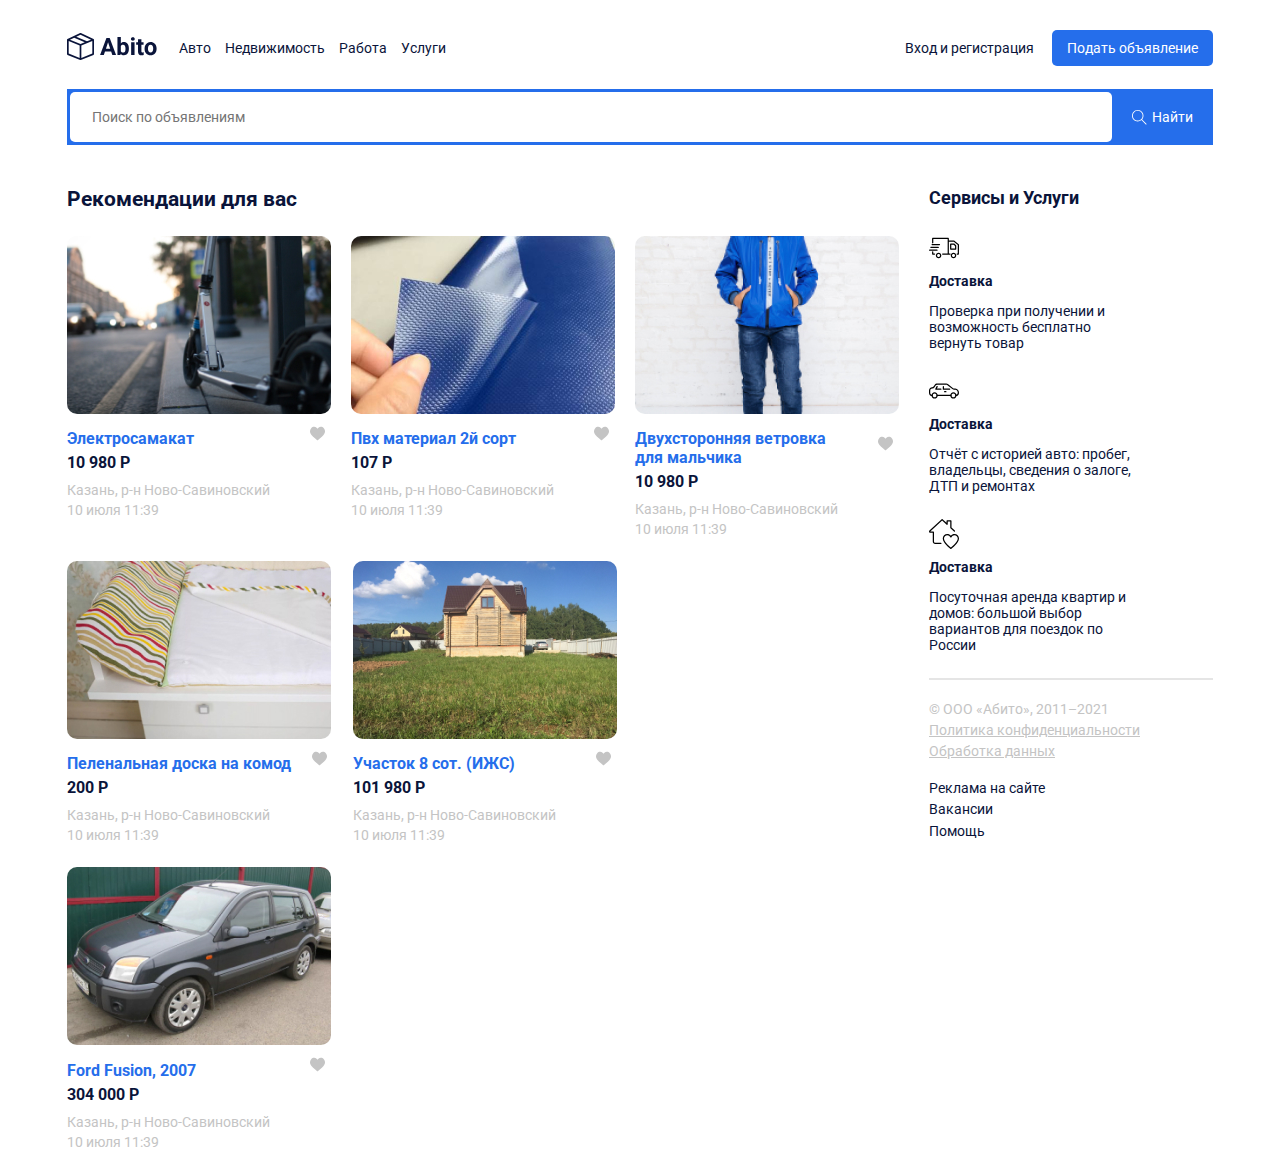
<file: index.html>
<!DOCTYPE html>
<html lang="en">

<head>
    <meta charset="UTF-8">
    <meta http-equiv="X-UA-Compatible" content="IE=edge">
    <meta name="viewport" content="width=device-width, initial-scale=1.0">
    <title>Document</title>
    <!-- подключаем шрифт ROBOTO от Google fonts -->
    <link rel="preconnect" href="https://fonts.googleapis.com">
    <link rel="preconnect" href="https://fonts.gstatic.com" crossorigin>
    <link href="https://fonts.googleapis.com/css2?family=Roboto:wght@400;700&display=swap" rel="stylesheet">
    <!-- подключаем normalize -->
    <link rel="stylesheet" href="./css/normalize.css">
    <link rel="stylesheet" href="./css/style.css">
</head>

<body>
    <header class="header container">
        <div class="navbar">
            <a href="/index.html" class="logo">
                <img src="./img/logo.svg" alt="logo: abito" class="logo-image">
            </a>

            <div class="navbar-panel">
                <button class="close-menu">
                    <svg  width="20" height="20" viewBox="0 0 20 20" fill="none" xmlns="http://www.w3.org/2000/svg">
                        <path d="M0.5 0.5C17.7 17.7 20.3333 20.3333 19.5 19.5M0.5 19.5L19.5 0.5" stroke="black" />
                    </svg>
                </button>
               


                <nav class="navbar-menu">
                    <ul class="menu">
                        <li class="menu-item">
                            <a href="#" class="menu-link">Авто</a>
                        </li>
                        <li class="menu-item">
                            <a href="#" class="menu-link">Недвижимость</a>
                        </li>
                        <li class="menu-item">
                            <a href="#" class="menu-link">Работа</a>
                        </li>
                        <li class="menu-item">
                            <a href="#" class="menu-link">Услуги</a>
                        </li>
                    </ul>
                </nav>

                <div class="button-group">
                    <a href="#" class="button button-link">Вход и регистрация</a>
                    <a href="#" class="button button-primary">Подать объявление</a>
                </div>
                <!-- /.button-group -->
            </div>
            <!-- /.navbar-panel -->
            <button class="menu-button">
                <svg width="30" height="30" viewBox="0 0 30 30" fill="none" xmlns="http://www.w3.org/2000/svg">
                    <path
                        d="M0.937476 9.37501H29.0624C29.58 9.37501 29.9999 8.95498 29.9999 8.43754C29.9999 7.92002 29.5799 7.50006 29.0624 7.50006H0.937476C0.419955 7.50006 0 7.92009 0 8.43754C0 8.95498 0.420033 9.37501 0.937476 9.37501Z"
                        fill="black" />
                    <path
                        d="M29.0624 14.0626H0.937476C0.419955 14.0626 0 14.4826 0 15C0 15.5175 0.420033 15.9375 0.937476 15.9375H29.0624C29.58 15.9375 29.9999 15.5175 29.9999 15C29.9999 14.4826 29.58 14.0626 29.0624 14.0626Z"
                        fill="black" />
                    <path
                        d="M29.0625 20.625H10.3125C9.79495 20.625 9.375 21.0451 9.375 21.5625C9.375 22.08 9.79503 22.5 10.3125 22.5H29.0625C29.58 22.5 29.9999 22.0799 29.9999 21.5625C30 21.045 29.58 20.625 29.0625 20.625Z"
                        fill="black" />
                </svg>

            </button>


        </div>
        <!-- /.navbar -->
        <div class="search-panel">
            <input type="search" class="search-input" placeholder="Поиск по объявлениям" name="" id="">
            <button class="search-button">
                <svg class="search-icon" width="15" height="15" viewBox="0 0 15 15" fill="none"
                    xmlns="http://www.w3.org/2000/svg">
                    <path
                        d="M14.6506 14.0012L10.0862 9.43675C10.9465 8.43352 11.4706 7.13293 11.4706 5.71058C11.4706 2.54822 8.89765 -0.0247192 5.7353 -0.0247192C4.20353 -0.0247192 2.76265 0.571751 1.67824 1.6544C0.595589 2.73793 -0.000881376 4.17881 9.77541e-07 5.71058C9.77541e-07 8.87293 2.57294 11.4459 5.7353 11.4459C7.15765 11.4459 8.45912 10.9218 9.46235 10.0615L14.0268 14.6259L14.6506 14.0012ZM5.7353 10.5635C3.06 10.5635 0.882354 8.38675 0.882354 5.71058C0.881472 4.41352 1.38618 3.19499 2.30294 2.2791C3.21882 1.36234 4.43824 0.857634 5.7353 0.857634C8.41059 0.857634 10.5882 3.0344 10.5882 5.71058C10.5882 8.38587 8.41059 10.5635 5.7353 10.5635Z"
                        fill="white" />
                </svg>

                <span class="search-button-text">Найти</span>
            </button>
        </div>
        <!-- /.sear-panel -->
    </header>
    <!-- /.header -->

    <div class="page-content container">
        <main class="main">
            <h2 class="page-title">Рекомендации для вас</h2>
            <div class="cards">
                <div class="card">
                    <a href="single.html" class="card-link">
                        <img src="./img/card-image.jpg" alt="photo" class="card-image">
                    </a>
                    <div class="card-header">
                        <a href="single.html" class="card-link">
                            <h3 class="card-title">Электросамакат</h3>
                        </a>
                        <button class="like">
                            <img src="./img/like.svg" alt="">
                        </button>
                    </div>
                    <!-- /.card-header -->
                    <strong class="card-price"> 10 980 P</strong>
                    <p class="card-text">Казань, р-н Ново-Савиновский</p>
                    <p class="card-text">10 июля 11:39</p>

                </div>
                <!-- /.card -->
                <div class="card">
                    <a href="single.html" class="card-link">
                        <img src="./img/card-image1.jpg" alt="photo" class="card-image">
                    </a>
                    <div class="card-header">
                        <a href="single.html" class="card-link">
                            <h3 class="card-title">Пвх материал 2й сорт</h3>
                        </a>
                        <button class="like">
                            <img src="./img/like.svg" alt="">
                        </button>
                    </div>
                    <!-- /.card-header -->
                    <strong class="card-price"> 107 P</strong>
                    <p class="card-text">Казань, р-н Ново-Савиновский</p>
                    <p class="card-text">10 июля 11:39</p>

                </div>
                <!-- /.card -->
                <div class="card">
                    <a href="single.html" class="card-link">
                        <img src="./img/card-image2.jpg" alt="photo" class="card-image">
                    </a>
                    <div class="card-header">
                        <a href="single.html" class="card-link">
                            <h3 class="card-title">Двухсторонняя ветровка <br>для мальчика</h3>
                        </a>
                        <button class="like">
                            <img src="./img/like.svg" alt="">
                        </button>
                    </div>
                    <!-- /.card-header -->
                    <strong class="card-price"> 10 980 P</strong>
                    <p class="card-text">Казань, р-н Ново-Савиновский</p>
                    <p class="card-text">10 июля 11:39</p>

                </div>
                <!-- /.card -->
                <div class="card">
                    <a href="single.html" class="card-link">
                        <img src="./img/card-image3.jpg" alt="photo" class="card-image">
                    </a>
                    <div class="card-header">
                        <a href="single.html" class="card-link">
                            <h3 class="card-title">Пеленальная доска на комод</h3>
                        </a>
                        <button class="like">
                            <img src="./img/like.svg" alt="">
                        </button>
                    </div>
                    <!-- /.card-header -->
                    <strong class="card-price"> 200 P</strong>
                    <p class="card-text">Казань, р-н Ново-Савиновский</p>
                    <p class="card-text">10 июля 11:39</p>

                </div>
                <!-- /.card -->
                <div class="card">
                    <a href="single.html" class="card-link">
                        <img src="./img/card-image4.jpg" alt="photo" class="card-image">
                    </a>
                    <div class="card-header">
                        <a href="single.html" class="card-link">
                            <h3 class="card-title">Участок 8 сот. (ИЖС)</h3>
                        </a>
                        <button class="like">
                            <img src="./img/like.svg" alt="">
                        </button>
                    </div>
                    <!-- /.card-header -->
                    <strong class="card-price"> 101 980 P</strong>
                    <p class="card-text">Казань, р-н Ново-Савиновский</p>
                    <p class="card-text">10 июля 11:39</p>

                </div>
                <!-- /.card -->
                <div class="card">
                    <a href="single.html" class="card-link">
                        <img src="./img/card-image5.jpg" alt="photo" class="card-image">
                    </a>
                    <div class="card-header">
                        <a href="single.html" class="card-link">
                            <h3 class="card-title">Ford Fusion, 2007</h3>
                        </a>
                        <button class="like">
                            <img src="./img/like.svg" alt="">
                        </button>
                    </div>
                    <!-- /.card-header -->
                    <strong class="card-price"> 304 000 P</strong>
                    <p class="card-text">Казань, р-н Ново-Савиновский</p>
                    <p class="card-text">10 июля 11:39</p>

                </div>
                <!-- /.card -->

            </div>
            <!-- /.cards -->
        </main>
        <aside class="sidebar">
            <h4 class="page-title">Сервисы и Услуги</h4>
            <div class="service">
                <img src="./img/shipping.svg" alt="icon: shipping" class="service-image">
                <h5 class="service-title">Доставка</h5>
                <p class="service-text">Проверка при получении и возможность бесплатно вернуть товар</p>
            </div>
            <!--/.service-->
            <div class="service">
                <img src="./img/auto.svg" alt="icon: shipping" class="service-image">
                <h5 class="service-title">Доставка</h5>
                <p class="service-text">Отчёт с историей авто: пробег, владельцы, сведения о залоге, ДТП и ремонтах</p>
            </div>
            <!--/.service-->
            <div class="service">
                <img src="./img/booking.svg" alt="icon: shipping" class="service-image">
                <h5 class="service-title">Доставка</h5>
                <p class="service-text">Посуточная аренда квартир и домов: большой выбор вариантов для поездок по России
                </p>
            </div>
            <!--/.service-->
            <hr color="#E5E5E5">
            <footer class="footer">
                <p class="footer-text">© ООО «Абито», 2011–2021</p>
                <ul class="footer-menu">
                    <li class="footer-manu-item">
                        <a href="#" class="footer-text">Политика конфиденциальности</a>
                    </li>
                    <li class="footer-manu-item">
                        <a href="#" class="footer-text">Обработка данных</a>
                    </li>
                </ul>
                <ul class="footer-menu">
                    <li class="footer-manu-item">
                        <a href="#" class="footer-link">Реклама на сайте</a>
                    </li>
                    <li class="footer-manu-item">
                        <a href="#" class="footer-link">Вакансии</a>
                    </li>
                    <li class="footer-manu-item">
                        <a href="#" class="footer-link">Помощь</a>
                    </li>
                </ul>
            </footer>
        </aside>
    </div>
    <!-- /.page-content -->
    <script src="https://unpkg.com/swiper/swiper-bundle.min.js"></script>
    <script src="./js/main.js"></script>
</body>

</html>
</file>
<file: css/style.css>
body {
    font-family: 'Roboto', sans-serif; 
    font-size: 14px; /* размер шрифта */
    color: #0A143A; /* цвет текста */
    margin: 0;
}
.container {
    max-width: 1146px; /* максимальная ширина */
    margin: auto; /* Автоматическое выравниание по середине */
}
.header {
    padding-top: 30px;
    padding-bottom: 30px;
    margin-bottom: 12px;
}
.navbar {
    display: flex; /* Делаем гибкий блок */
    align-items: center; /* Выравниваем по вертикали по центру */
    justify-content: space-between; /* Разбросать элементы по краям */
    margin-bottom: 23px;
}
.navbar-panel {
    flex-grow: 1; /* Растянут по ширине */
    display: flex; /* Сделать гибким */
    align-items: center; /* Выровнить по середине*/
}
.navbar-menu {
    margin-right: auto; /* автоматический отступ справа*/
}
.menu {
    list-style: none;  /* Отключаем точки в списке */
    margin: 0; /* Обнуляем отступы */
    padding-left: 22px; /* Внутренний отступ слева */
    padding-right: 22px; /* Внутренний отступ справа */
    display: flex;
}
/* Для всех пунктов меню кроме последнего */
.menu-item:not(:last-child) {
    margin-right: 14px; /* отступ справа */
}
.menu-link {
    text-decoration: none; /* отключаем подчеркивание ссылок */
    color: inherit; /* возьми цвет текста как у родителя (body)*/
}
.button {
    text-decoration: none; /* отключаем подчеркивание ссылок */ 
    display: inline-block;
    padding: 10px 15px; /* внутренний отступ сверху и снизу по 10pх, а по краям по 15px*/
    
}
.button-link {
    color: inherit;
}
.button-primary {
    border-radius: 5px;  /* скругление углов */
    background: #256eeb; /* фон */
    color: #fff;   
}
.search-panel {
    height: 50px;
    border: radius 5px;
    background: #256eeb;
    padding: 3px;
    display: flex;
}
.search-input {
    flex-grow: 1; /* растягивается на всё свободное место*/
    background: #fff;
    border-radius: 5px;
    border: none; /* отключаем обводку */
    padding-left: 22px;
    padding-right: 22px;
}
.search-button {
    background: #256eeb;
    border: none; /* отключаем обводку */
    color: #fff;
    padding-left: 20px;
    padding-right: 17px;
    display: flex;
    align-items: center;
}
.search-button-text {
    margin-left: 5px;
}
.page-content {
    display: grid;
    grid-template-columns: 9fr 3fr;
    grid-column-gap: 10px;
}
.card-image {
    border-radius: 10px;
    width: 264px;
    height: 178px;
    object-fit: cover;
}
.cards {
    display: flex;  
    flex-wrap: wrap;
}
.card {
    margin-bottom: 20px;
    margin-right: 20px;
}

.card-title {
    font-size: 16px;
    line-height: 19px;
    color: #256EEB;
    margin-top: 12px;
    margin-bottom: 5px;
}
.card-header {
    display: flex;
    justify-content: space-between;
    align-items: center;
}
.like {
    background: #fff;
    border: none;
    cursor: pointer;
    margin-left: 15px;
}
.card-link {
    text-decoration: none;
}
.card-price {
    font-size: 16px;
    line-height: 19px;
    margin-bottom: 10px;
    display: block;
}
.card-text {
    font-size: 14px;
    line-height: 16px;
    color: #C4C4C4;
    margin-bottom: 4px;
    margin-top: 0;
}
.sidebar .page-title {
    font-size: 18px;
    line-height: 21px;
}
.service {
    margin-bottom: 25px;
}
.service-title {
    font-weight: bold;
    font-size: 14px;
    line-height: 16px;
    margin-top: 7px;
    margin-bottom: 5px;
}
.service-text {
    font-size: 14px;
    line-height: 16px;
    max-width: 217px;
}
.footer-text {
    display: inline-block;
    font-size: 14px;
    line-height: 16px;
    color: #C4C4C4;
    margin-bottom: 5px;
}
.footer-menu {
    margin: 0;
    padding: 0;
    list-style: none;
    margin-bottom: 16px;
}
.footer-link {
    color: inherit;
    text-decoration: none;
    display: inline-block;
    margin-bottom: 5px;
}
.main-single {
    display: flex;
    align-items: flex-start;
}
.content {
    max-width: 460px;
    margin-right: 30px;
}
.swiper-container {
    width: 100%;
    height: 300px;
    margin-left: auto;
    margin-right: auto;
}

.swiper-slide {
    background-size: cover;
    background-position: center;
}

.mySwiper2 {
    width: 100%;
    border-radius: 10px;
}

.mySwiper {
    height: 20%;
    box-sizing: border-box;
    padding: 10px 0;
}

.mySwiper .swiper-slide {
    width: 25%;
    height: 100%;
    opacity: 0.4;
    border-radius: 10px;
}

.mySwiper .swiper-slide-thumb-active {
    opacity: 1;
}

.swiper-slide img {
    display: block;
    width: 100%;
    height: 100%;
    object-fit: cover;
    border-radius: 3px;
}
.content-text {
    font-size: 14px;
    line-height: 140%;
}
.single-price {
    font-size: 24px;
    line-height: 28px;
    margin-top: 0;
    margin-bottom: 25px;
    display: block;
}
.page-title {
    margin-top: 0;
    margin-bottom: 25px;
}
.author {
    min-width: 264px;
}
.author-wrapper {
      display: flex;
      align-items: center;
      justify-content: space-between;
      margin-top: 25px;
      margin-bottom: 30px;
}
.author-avatar {
      width: 50px;
      height: 50px;
      object-fit: cover;
      border-radius: 50%;
}
.author-name {
    font-weight: bold;
    font-size: 14px;
    line-height: 16px;
    display: block;
    margin-bottom: 4px;
}
.rating {
      margin-bottom: 5px;
}
.rating-counter {
    margin-left: 10px;
    opacity: 0.5;
}
.author-status {
    font-size: 12px;
    line-height: 14px;
}
.button-block {
    width: 100%;
    height: 54px;
    display: block;
    margin-bottom: 14px;
    border: none;
}
.button-success {
    background: #14b4be;
    border-radius: 5px;
    color: #fff;
}
.menu-button {
    background: #fff;
    border: none;
    cursor: pointer;
    display: none; /* Отключаем кнопку везде*/
}
.close-menu {
    display: none;
}
@media (max-width: 1200px) {
    .container {
        max-width: 960px;
    }
    .card {
        width: 45%;
    }
    .card-image {
        width: 100%;
        height: 200px;
    }
}
@media (max-width: 992px) {
    .container {
        max-width: 740px;
    }
    .card-image {
        height: 150px;
    }
}
@media (max-width: 768px) {
    .container {
        max-width: 560px;
    }
    .card {
        width: 100%;
    }
    .page-content {
        grid-template-columns: 8fr 4fr;
    }
    .menu-button {
        display: block;
    }
    .close-menu {
        display: block;
        position: absolute;
        right: 30px;
        top: 30px;
        cursor: pointer;
        border: none;
        background: #fff;
    }
    .navbar-panel {
        position: fixed;
        right: 0;
        top: 0;
        width: 100%;
        height: 100%;
        background: #fff;
        z-index: 9;
        flex-direction: column; /* Выстроить дочерние элементы в столбец */
        align-items: center;
        justify-content: center;
        transition: transform 0.2s opacity 0.2s;
        transform: translateX(100%); /* Уберём меню в сторону, его не будет видно*/
        opacity: 0;
    }
    .is-open {
        transform: translateX(0%);
        opacity: 1;
    }
    .navbar-menu {
        margin-left: auto;
        margin-bottom: 20px;
    }
    .menu {
        flex-direction: column;
        align-items: center;
        justify-content: center;
    }
    .menu-item:not(:last-child) {
        margin-right: 0;
        margin-bottom: 10px;
    }
    .button-group {
        display: flex;
        flex-direction: column;
    }
}
@media (max-width: 576px) {
    .container {
        max-width: 90%;
    }
    .page-content {
        grid-template-columns: 12fr ;
    }
    .card-image {
        height: 250px;
    }
    .card {
        margin-right: 0;
    }
    .search-button-text {
        display: none;
    }
}
</file>
